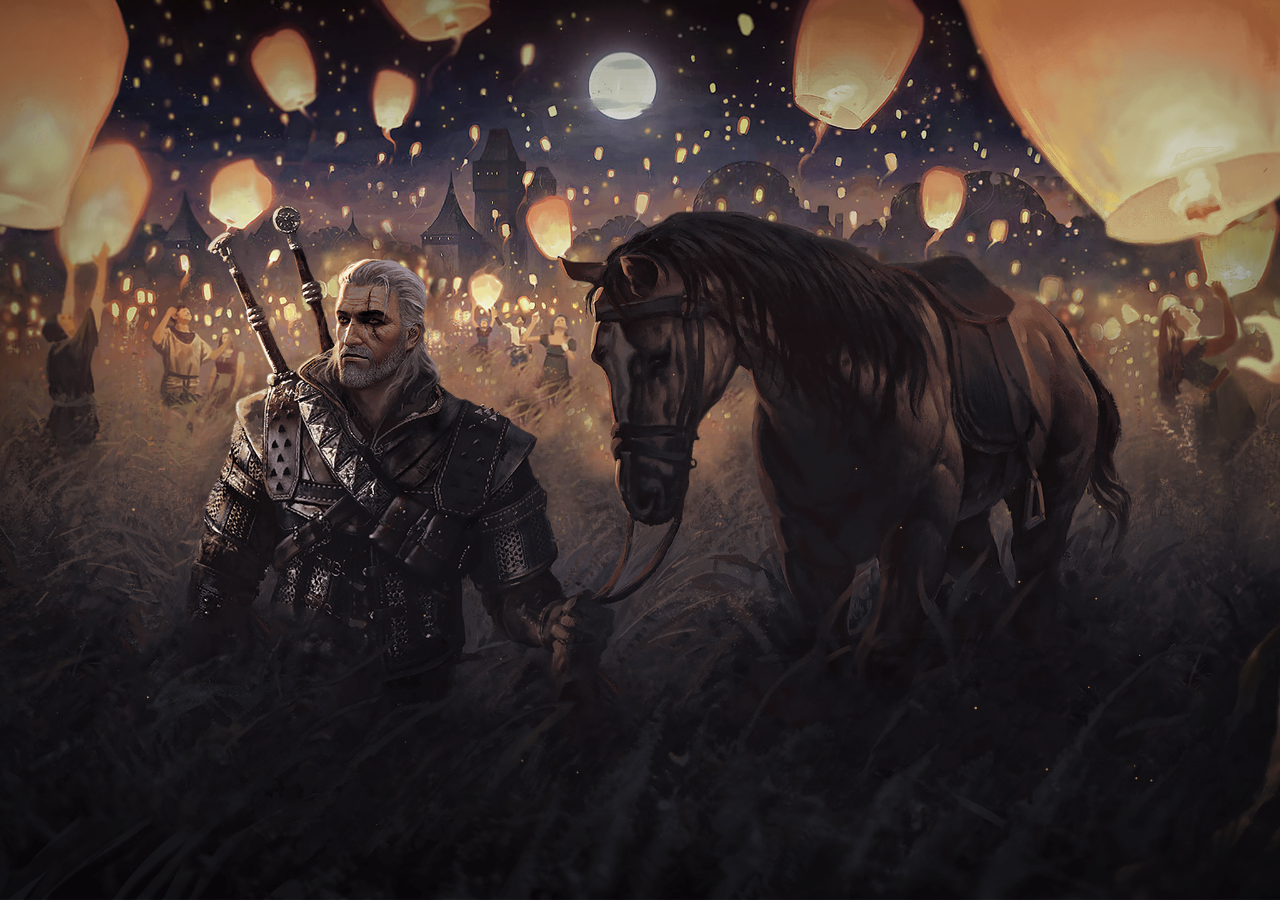
<file: index.html>
<!DOCTYPE html>
<html lang="en">
<head>
	<meta charset="UTF-8">
	<meta name="viewport" content="width=device-width, initial-scale=1.0">
	<title>Document</title>

	<link rel="stylesheet" href="libs/swiper/swiper-bundle.min.css">
	<script src="libs/swiper/swiper-bundle.min.js" defer></script>
	<script src="libs/particles/particles.js" defer></script>

	<link rel="stylesheet" href="css/main.css">
	<script src="js/app.js" defer></script>

</head>
<body>

	<div class="swiper slider">
		<div class="swiper-wrapper slider__wrapper">

			<div class="swiper-slide slider__item">
				<div class="slider__layer" data-swiper-parallax="35%" style="background-image: url(img/screen-1/layer-back.jpg);"></div>
				<div class="slider__layer" data-swiper-parallax="25%" style="background-image: url(img/screen-1/layer-middle.png);"></div>
				<canvas class="particles slider__layer" data-swiper-parallax="18%" data-color="#BE9164"></canvas>
				<div class="slider__layer" data-swiper-parallax="14%" style="background-image: url(img/screen-1/layer-front.png);"></div>
			</div>

			<div class="swiper-slide slider__item">
				<div class="slider__layer"data-swiper-parallax="40%" style="background-image: url(img/screen-2/layer-back.jpg);"></div>
				<div class="slider__layer"data-swiper-parallax="35%" style="background-image: url(img/screen-2/layer-gera.png);"></div>
				<div class="slider__layer"data-swiper-parallax="30%" style="background-image: url(img/screen-2/layer-yen.png);"></div>
				<canvas class="particles slider__layer" data-swiper-parallax="20%" data-color="#525A6D"></canvas>
				<div class="slider__layer"data-swiper-parallax="14%" style="background-image: url(img/screen-2/layer-front.png);"></div>
			</div>

			<div class="swiper-slide slider__item">
				<div class="slider__layer"data-swiper-parallax="48%" style="background-image: url(img/screen-3/layer-back.jpg);"></div>
				<div class="slider__layer"data-swiper-parallax="35%" style="background-image: url(img/screen-3/layer-middle.png);"></div>
				<div class="slider__layer"data-swiper-parallax="29%" style="background-image: url(img/screen-3/layer-ciri.png);"></div>
				<canvas class="particles slider__layer" data-swiper-parallax="25%" data-color="#938086"></canvas>
				<div class="slider__layer"data-swiper-parallax="16%" style="background-image: url(img/screen-3/layer-front.png);"></div>
			</div>


		</div>
	</div>
	
</body>
</html>
</file>
<file: css/main.css>
* {
	margin: 0;
	padding: 0;
	box-sizing: border-box;
}
html, body {
	height: 100%;
	background-color: #000;
}
:root {
	--transition: 1.75s cubic-bezier(.2, .6, 0, 1);
}
.slider {
	height: 100%;
}
.slider__layer {
	position: absolute;
	inset: 0;
	background-size: cover;
	background-position: center;
	will-change: transform;
	transition: var(--transition) !important;
}
.slider__layer::before {
	content: '';
	position: absolute;
	inset: 0;
	z-index: 1;
	box-shadow: inset 0 0 250px rgb(0 0 0 / .3);
}
.slider__item {
	overflow: hidden;
}
.slider__wrapper {
	will-change: transform;
	transform-style: preserve-3d;
	transition: var(--transition) !important;
}
</file>
